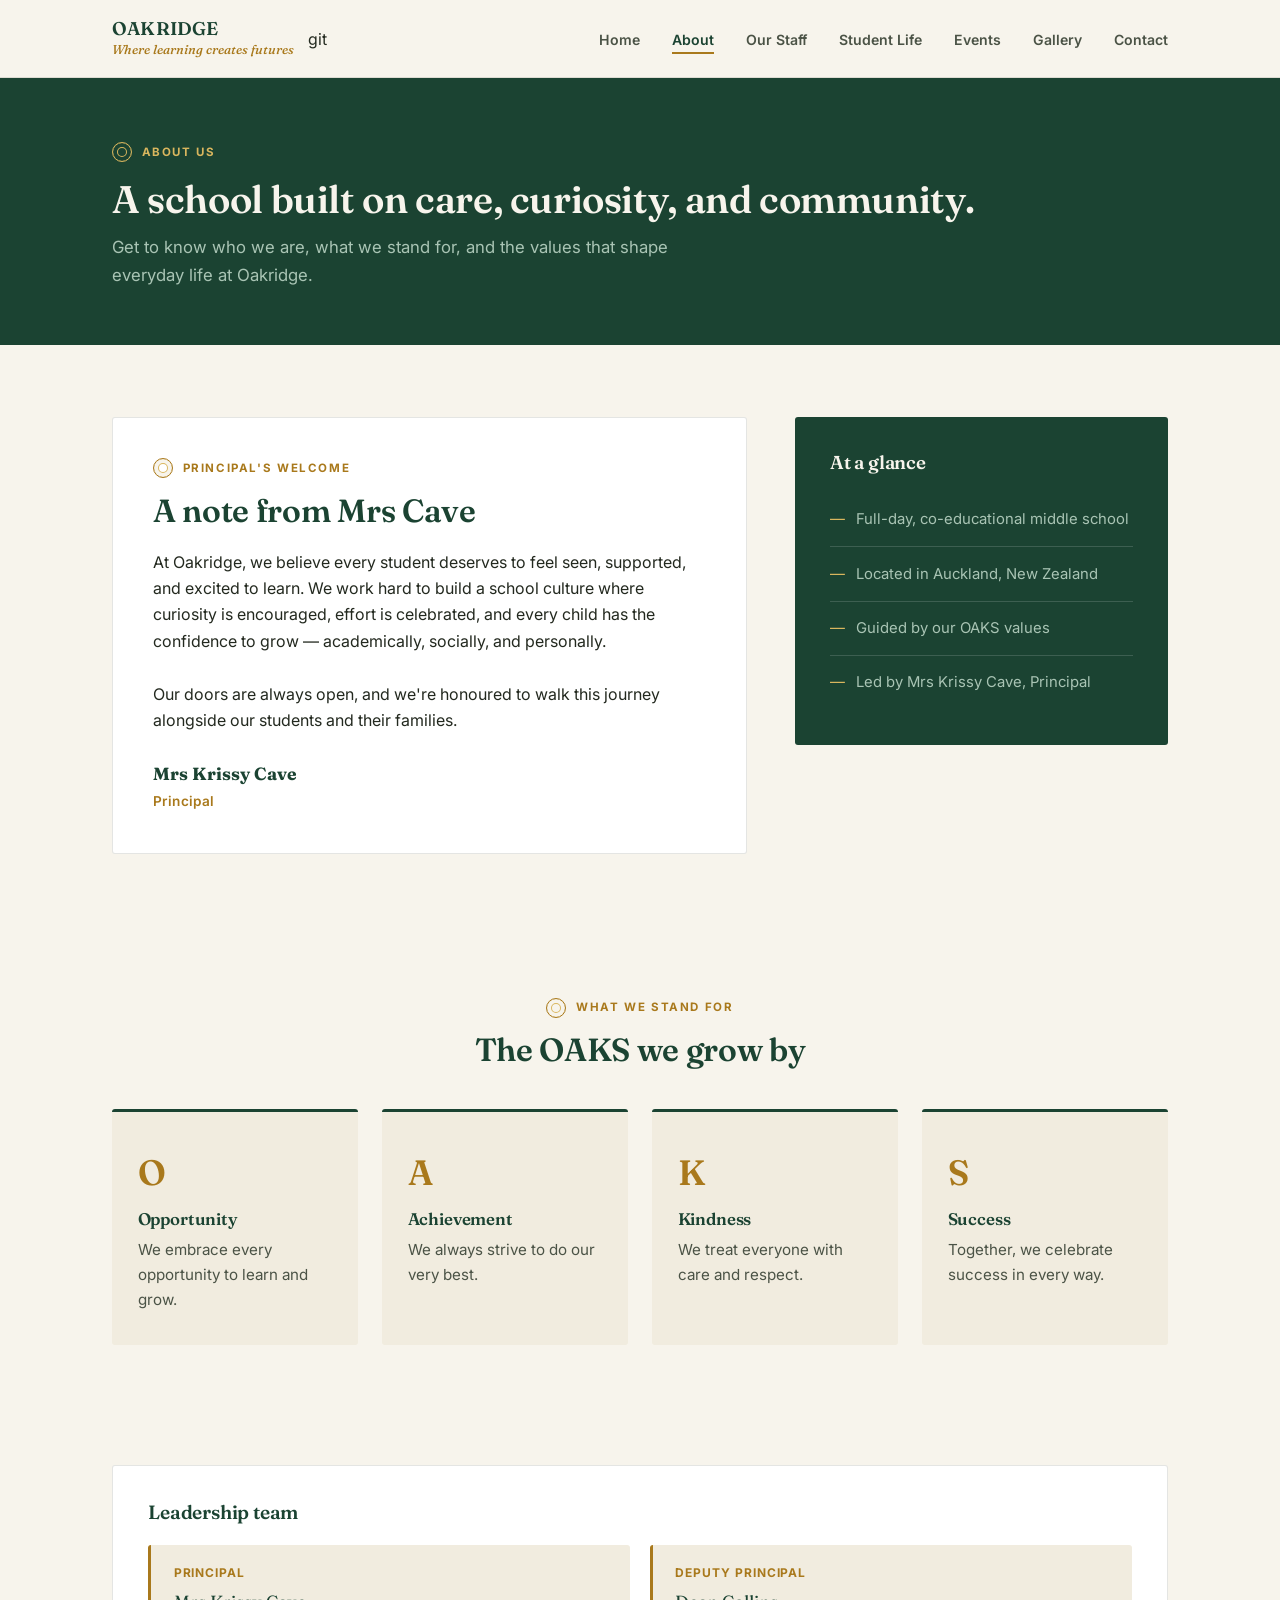
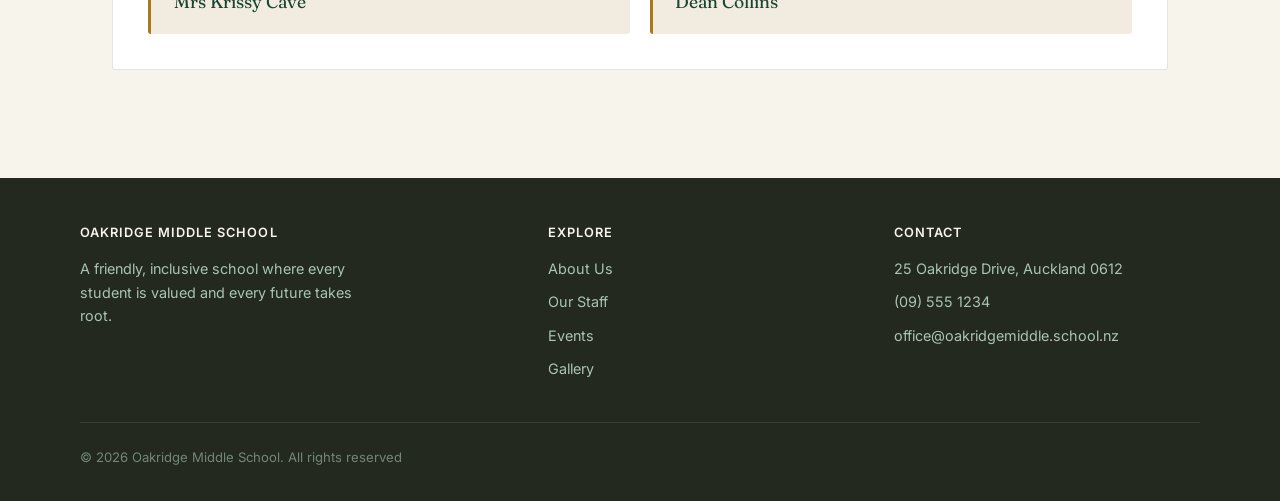
<file: about.html>
<!DOCTYPE html>
<html lang="en">
<head>
<meta charset="UTF-8">
<meta name="viewport" content="width=device-width, initial-scale=1.0">
<title>About Us | Oakridge Middle School</title>
<link rel="stylesheet" href="styles.css">
</head>
<body>

<header>
  <div class="header-inner">
    <a href="index.html" class="brand">
      <span class="brand-mark"></span>
      <span class="brand-text">
        <h1>OAKRIDGE</h1>
        <p>Where learning creates futures</p>
      </span>git 
    </a>
    <button class="nav-toggle" aria-label="Toggle menu">☰</button>
    <nav>
      <ul>
        <li><a href="index.html">Home</a></li>
        <li><a href="about.html" class="active">About</a></li>
        <li><a href="staff.html">Our Staff</a></li>
        <li><a href="student-life.html">Student Life</a></li>
        <li><a href="events.html">Events</a></li>
        <li><a href="gallery.html">Gallery</a></li>
        <li><a href="contact.html">Contact</a></li>
      </ul>
    </nav>
  </div>
</header>

<div class="page-header">
  <div class="wrap">
    <div class="ring-mark">About us</div>
    <h2>A school built on care, curiosity, and community.</h2>
    <p>Get to know who we are, what we stand for, and the values that shape everyday life at Oakridge.</p>
  </div>
</div>

<div class="wrap">

  <section class="two-col">
    <div class="panel">
      <div class="ring-mark">Principal's welcome</div>
      <h2 class="section-title" style="margin-bottom: 1.2rem;">A note from Mrs Cave</h2>
      <p>At Oakridge, we believe every student deserves to feel seen, supported, and excited to learn. We work hard to build a school culture where curiosity is encouraged, effort is celebrated, and every child has the confidence to grow — academically, socially, and personally.</p>
      <br>
      <p>Our doors are always open, and we're honoured to walk this journey alongside our students and their families.</p>
      <div class="signature-line">
        <strong>Mrs Krissy Cave</strong>
        <span>Principal</span>
      </div>
    </div>

    <div class="panel-dark">
      <h3>At a glance</h3>
      <ul class="news-list">
        <li><span class="dot">—</span> Full-day, co-educational middle school</li>
        <li><span class="dot">—</span> Located in Auckland, New Zealand</li>
        <li><span class="dot">—</span> Guided by our OAKS values</li>
        <li><span class="dot">—</span> Led by Mrs Krissy Cave, Principal</li>
      </ul>
    </div>
  </section>

  <section>
    <div class="section-head center">
      <div class="ring-mark" style="justify-content:center;">What we stand for</div>
      <h2 class="section-title">The OAKS we grow by</h2>
    </div>
    <div class="values-grid">
      <div class="value-card">
        <span class="value-letter">O</span>
        <h3>Opportunity</h3>
        <p>We embrace every opportunity to learn and grow.</p>
      </div>
      <div class="value-card">
        <span class="value-letter">A</span>
        <h3>Achievement</h3>
        <p>We always strive to do our very best.</p>
      </div>
      <div class="value-card">
        <span class="value-letter">K</span>
        <h3>Kindness</h3>
        <p>We treat everyone with care and respect.</p>
      </div>
      <div class="value-card">
        <span class="value-letter">S</span>
        <h3>Success</h3>
        <p>Together, we celebrate success in every way.</p>
      </div>
    </div>
  </section>

  <section class="tight">
    <div class="card-block">
      <h3>Leadership team</h3>
      <div class="leadership-grid">
        <div class="leader-item">
          <div class="role">Principal</div>
          <div class="name">Mrs Krissy Cave</div>
        </div>
        <div class="leader-item">
          <div class="role">Deputy Principal</div>
          <div class="name">Dean Collins</div>
        </div>
      </div>
    </div>
  </section>

</div>

<footer>
  <div class="footer-inner">
    <div>
      <h4>Oakridge Middle School</h4>
      <p style="color: var(--sage); font-size: 0.9rem; max-width: 280px;">A friendly, inclusive school where every student is valued and every future takes root.</p>
    </div>
    <div>
      <h4>Explore</h4>
      <ul>
        <li><a href="about.html">About Us</a></li>
        <li><a href="staff.html">Our Staff</a></li>
        <li><a href="events.html">Events</a></li>
        <li><a href="gallery.html">Gallery</a></li>
      </ul>
    </div>
    <div>
      <h4>Contact</h4>
      <ul>
        <li>25 Oakridge Drive, Auckland 0612</li>
        <li>(09) 555 1234</li>
        <li><a href="mailto:office@oakridgemiddle.school.nz">office@oakridgemiddle.school.nz</a></li>
      </ul>
    </div>
  </div>
  <div class="footer-bottom">
    <span>&copy; 2026 Oakridge Middle School. All rights reserved</span>
  </div>
</footer>

<script src="script.js"></script>
</body>
</html>
</file>
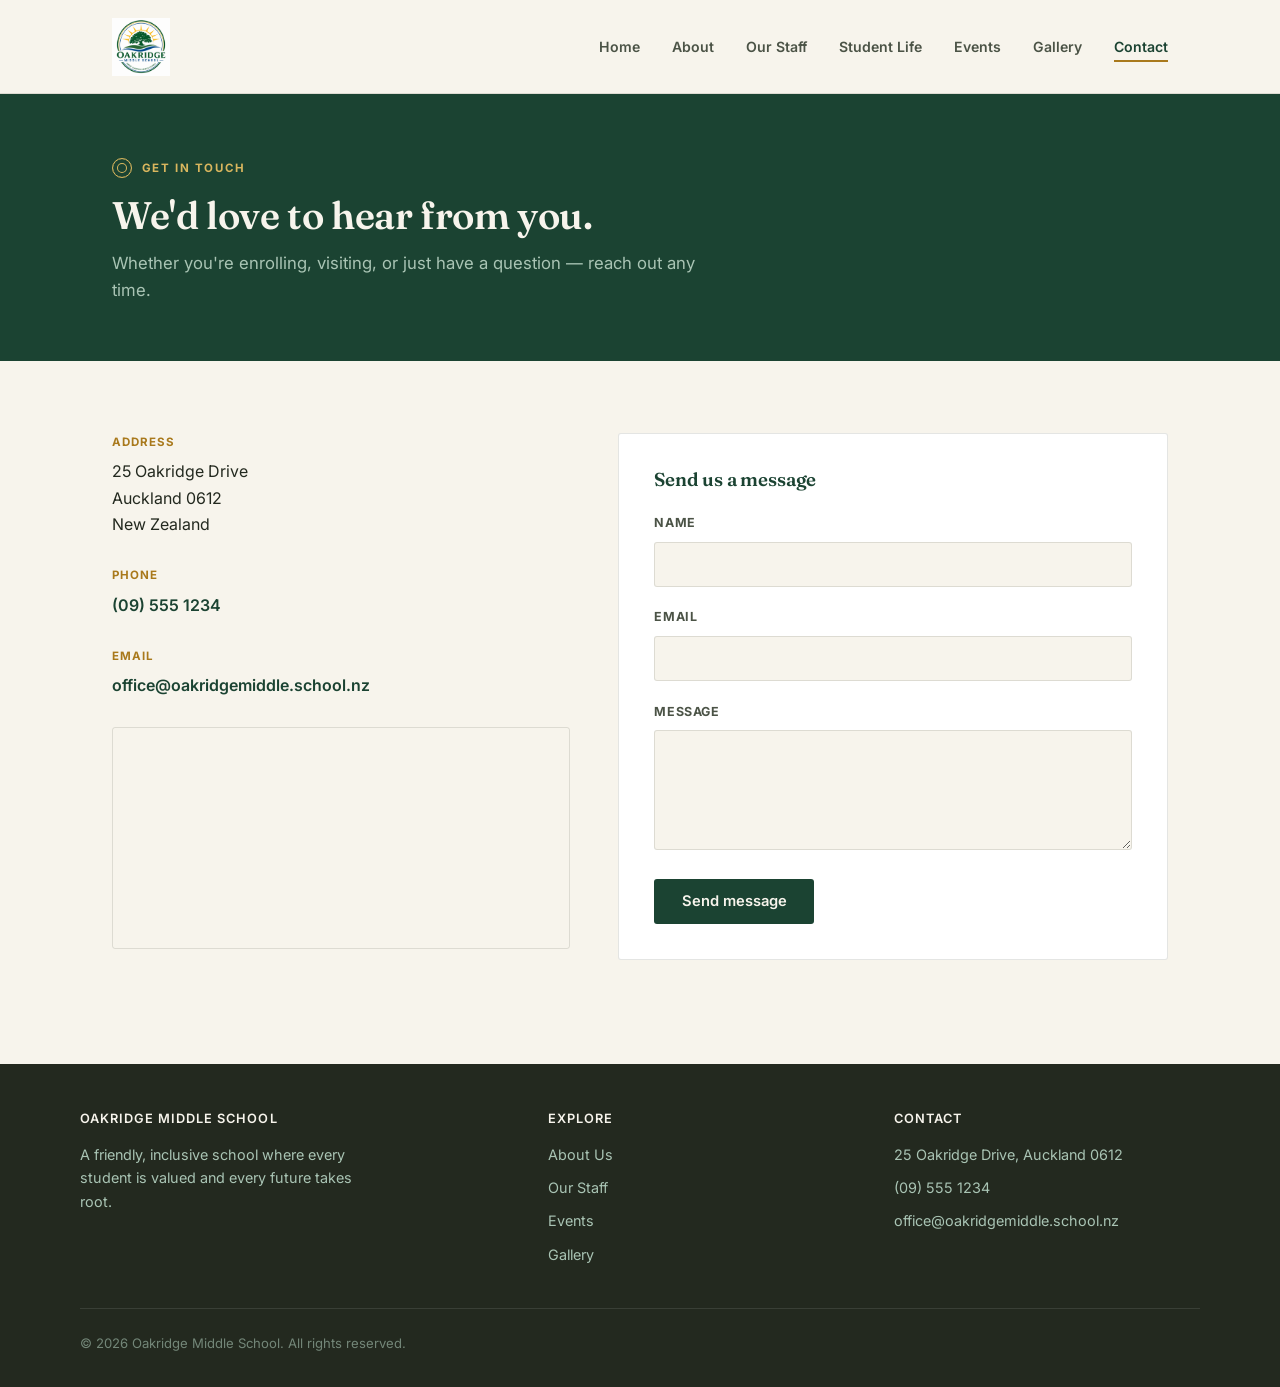
<file: contact.html>
<!DOCTYPE html>
<html lang="en">
<head>
<meta charset="UTF-8">
<meta name="viewport" content="width=device-width, initial-scale=1.0">
<title>Contact Us | Oakridge Middle School</title>
<link rel="stylesheet" href="styles.css">
</head>
<body>

<header>
  <div class="header-inner">
    <a href="index.html" class="brand">
      <img src="assets/logo.png" alt="Oakridge Middle School logo" class="brand-logo">
    </a>
    <button class="nav-toggle" aria-label="Toggle menu">☰</button>
    <nav>
      <ul>
        <li><a href="index.html">Home</a></li>
        <li><a href="about.html">About</a></li>
        <li><a href="staff.html">Our Staff</a></li>
        <li><a href="student-life.html">Student Life</a></li>
        <li><a href="events.html">Events</a></li>
        <li><a href="gallery.html">Gallery</a></li>
        <li><a href="contact.html" class="active">Contact</a></li>
      </ul>
    </nav>
  </div>
</header>

<div class="page-header">
  <div class="wrap">
    <div class="ring-mark">Get in touch</div>
    <h2>We'd love to hear from you.</h2>
    <p>Whether you're enrolling, visiting, or just have a question — reach out any time.</p>
  </div>
</div>

<div class="wrap">
  <section>
    <div class="contact-grid">
      <div>
        <div class="info-item">
          <div class="label">Address</div>
          <p>25 Oakridge Drive<br>Auckland 0612<br>New Zealand</p>
        </div>
        <div class="info-item">
          <div class="label">Phone</div>
          <a href="tel:0955512345">(09) 555 1234</a>
        </div>
        <div class="info-item">
          <div class="label">Email</div>
          <a href="mailto:office@oakridgemiddle.school.nz">office@oakridgemiddle.school.nz</a>
        </div>
        <div class="map-frame">
          <iframe
            src="https://www.google.com/maps?q=Auckland%200612%2C%20New%20Zealand&output=embed"
            loading="lazy"
            referrerpolicy="no-referrer-when-downgrade"
            title="Oakridge Middle School location">
          </iframe>
        </div>
      </div>

      <div class="contact-form">
        <h3 style="margin-bottom: 1.4rem;">Send us a message</h3>
        <form id="contactForm" action="https://formspree.io/f/mlgykoay" method="POST">
          <div class="form-group">
            <label for="name">Name</label>
            <input type="text" id="name" name="name" required>
          </div>
          <div class="form-group">
            <label for="email">Email</label>
            <input type="email" id="email" name="email" required>
          </div>
          <div class="form-group">
            <label for="message">Message</label>
            <textarea id="message" name="message" required></textarea>
          </div>
          <button type="submit" class="btn">Send message</button>
          <p id="formStatus" class="form-status"></p>
        </form>
      </div>
    </div>
  </section>
</div>

<footer>
  <div class="footer-inner">
    <div>
      <h4>Oakridge Middle School</h4>
      <p style="color: var(--sage); font-size: 0.9rem; max-width: 280px;">A friendly, inclusive school where every student is valued and every future takes root.</p>
    </div>
    <div>
      <h4>Explore</h4>
      <ul>
        <li><a href="about.html">About Us</a></li>
        <li><a href="staff.html">Our Staff</a></li>
        <li><a href="events.html">Events</a></li>
        <li><a href="gallery.html">Gallery</a></li>
      </ul>
    </div>
    <div>
      <h4>Contact</h4>
      <ul>
        <li>25 Oakridge Drive, Auckland 0612</li>
        <li>(09) 555 1234</li>
        <li><a href="mailto:office@oakridgemiddle.school.nz">office@oakridgemiddle.school.nz</a></li>
      </ul>
    </div>
  </div>
  <div class="footer-bottom">
    <span>&copy; 2026 Oakridge Middle School. All rights reserved.</span>
  </div>
</footer>

<script src="script.js"></script>
</body>
</html>
</file>
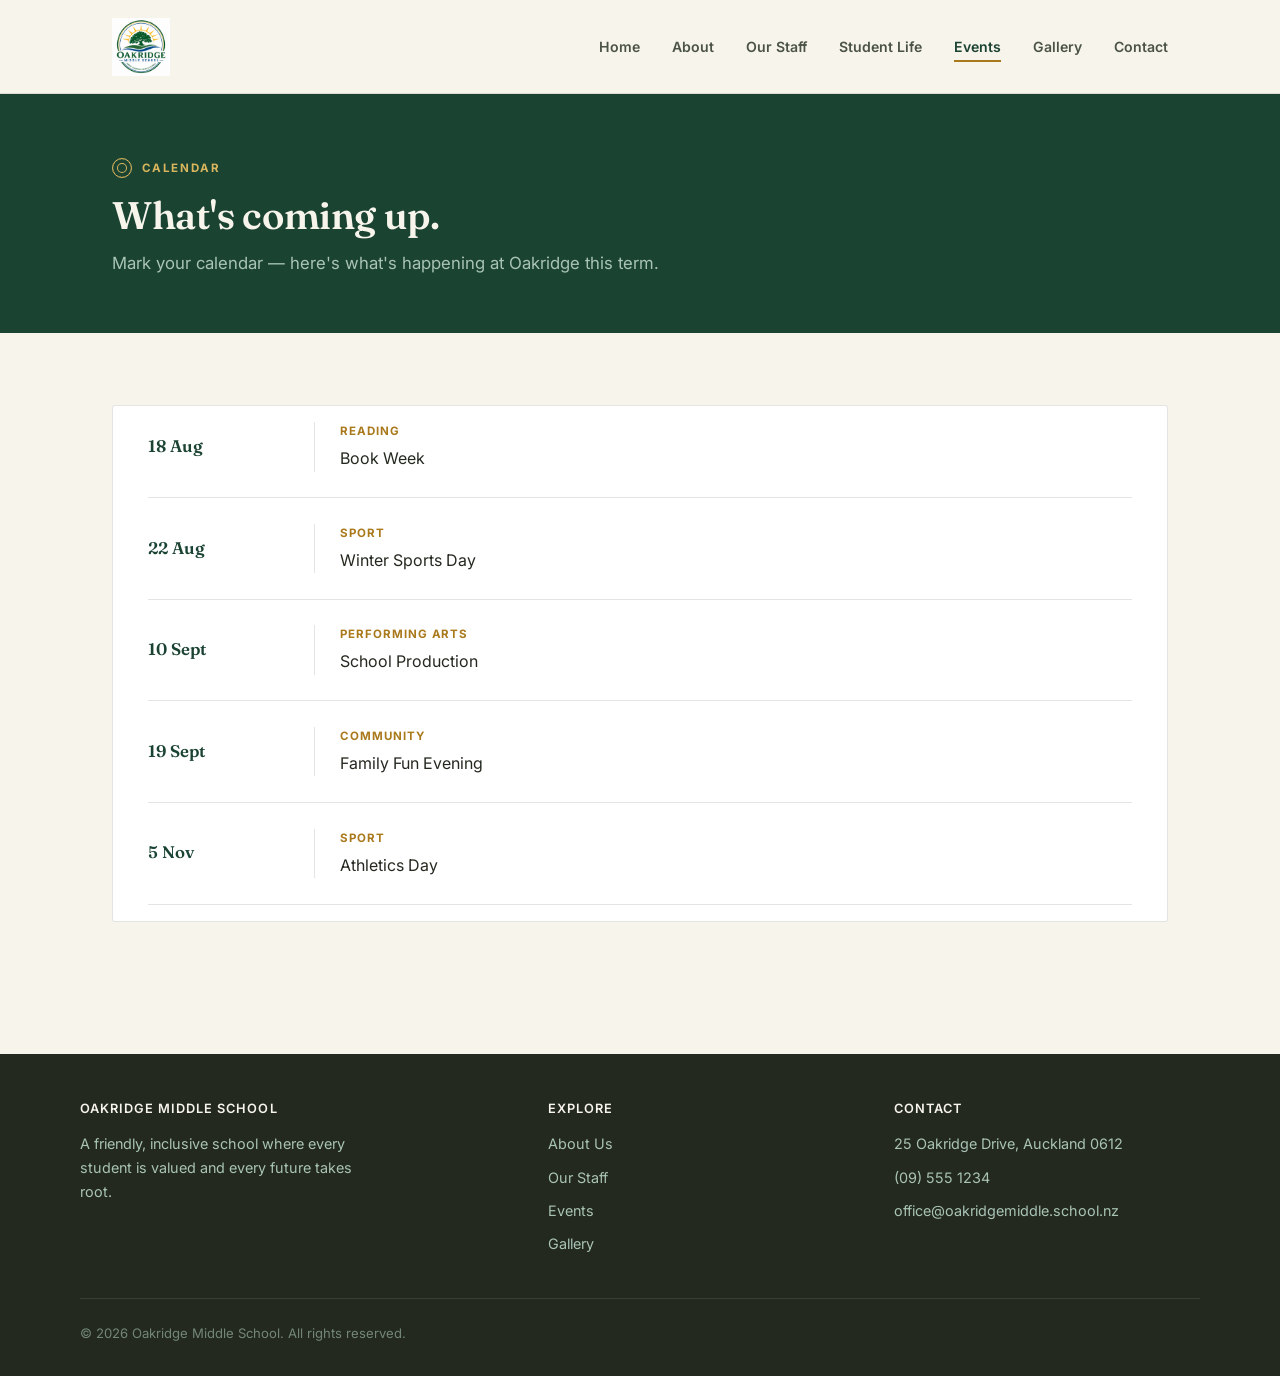
<file: events.html>
<!DOCTYPE html>
<html lang="en">
<head>
<meta charset="UTF-8">
<meta name="viewport" content="width=device-width, initial-scale=1.0">
<title>Events | Oakridge Middle School</title>
<link rel="stylesheet" href="styles.css">
</head>
<body>

<header>
  <div class="header-inner">
    <a href="index.html" class="brand">
      <img src="assets/logo.png" alt="Oakridge Middle School logo" class="brand-logo">
    </a>
    <button class="nav-toggle" aria-label="Toggle menu">☰</button>
    <nav>
      <ul>
        <li><a href="index.html">Home</a></li>
        <li><a href="about.html">About</a></li>
        <li><a href="staff.html">Our Staff</a></li>
        <li><a href="student-life.html">Student Life</a></li>
        <li><a href="events.html" class="active">Events</a></li>
        <li><a href="gallery.html">Gallery</a></li>
        <li><a href="contact.html">Contact</a></li>
      </ul>
    </nav>
  </div>
</header>

<div class="page-header">
  <div class="wrap">
    <div class="ring-mark">Calendar</div>
    <h2>What's coming up.</h2>
    <p>Mark your calendar — here's what's happening at Oakridge this term.</p>
  </div>
</div>

<div class="wrap">
  <section>
    <div class="card-block" style="padding: 1rem 2.2rem;">
      <div class="event-list">
        <div class="event-item">
          <div class="event-date">18 Aug</div>
          <div class="event-rule"></div>
          <div><span class="event-tag">Reading</span><div class="event-desc">Book Week</div></div>
        </div>
        <div class="event-item">
          <div class="event-date">22 Aug</div>
          <div class="event-rule"></div>
          <div><span class="event-tag">Sport</span><div class="event-desc">Winter Sports Day</div></div>
        </div>
        <div class="event-item">
          <div class="event-date">10 Sept</div>
          <div class="event-rule"></div>
          <div><span class="event-tag">Performing arts</span><div class="event-desc">School Production</div></div>
        </div>
        <div class="event-item">
          <div class="event-date">19 Sept</div>
          <div class="event-rule"></div>
          <div><span class="event-tag">Community</span><div class="event-desc">Family Fun Evening</div></div>
        </div>
        <div class="event-item">
          <div class="event-date">5 Nov</div>
          <div class="event-rule"></div>
          <div><span class="event-tag">Sport</span><div class="event-desc">Athletics Day</div></div>
        </div>
      </div>
    </div>
  </section>
</div>

<footer>
  <div class="footer-inner">
    <div>
      <h4>Oakridge Middle School</h4>
      <p style="color: var(--sage); font-size: 0.9rem; max-width: 280px;">A friendly, inclusive school where every student is valued and every future takes root.</p>
    </div>
    <div>
      <h4>Explore</h4>
      <ul>
        <li><a href="about.html">About Us</a></li>
        <li><a href="staff.html">Our Staff</a></li>
        <li><a href="events.html">Events</a></li>
        <li><a href="gallery.html">Gallery</a></li>
      </ul>
    </div>
    <div>
      <h4>Contact</h4>
      <ul>
        <li>25 Oakridge Drive, Auckland 0612</li>
        <li>(09) 555 1234</li>
        <li><a href="mailto:office@oakridgemiddle.school.nz">office@oakridgemiddle.school.nz</a></li>
      </ul>
    </div>
  </div>
  <div class="footer-bottom">
    <span>&copy; 2026 Oakridge Middle School. All rights reserved.</span>
  </div>
</footer>

<script src="script.js"></script>
</body>
</html>
</file>
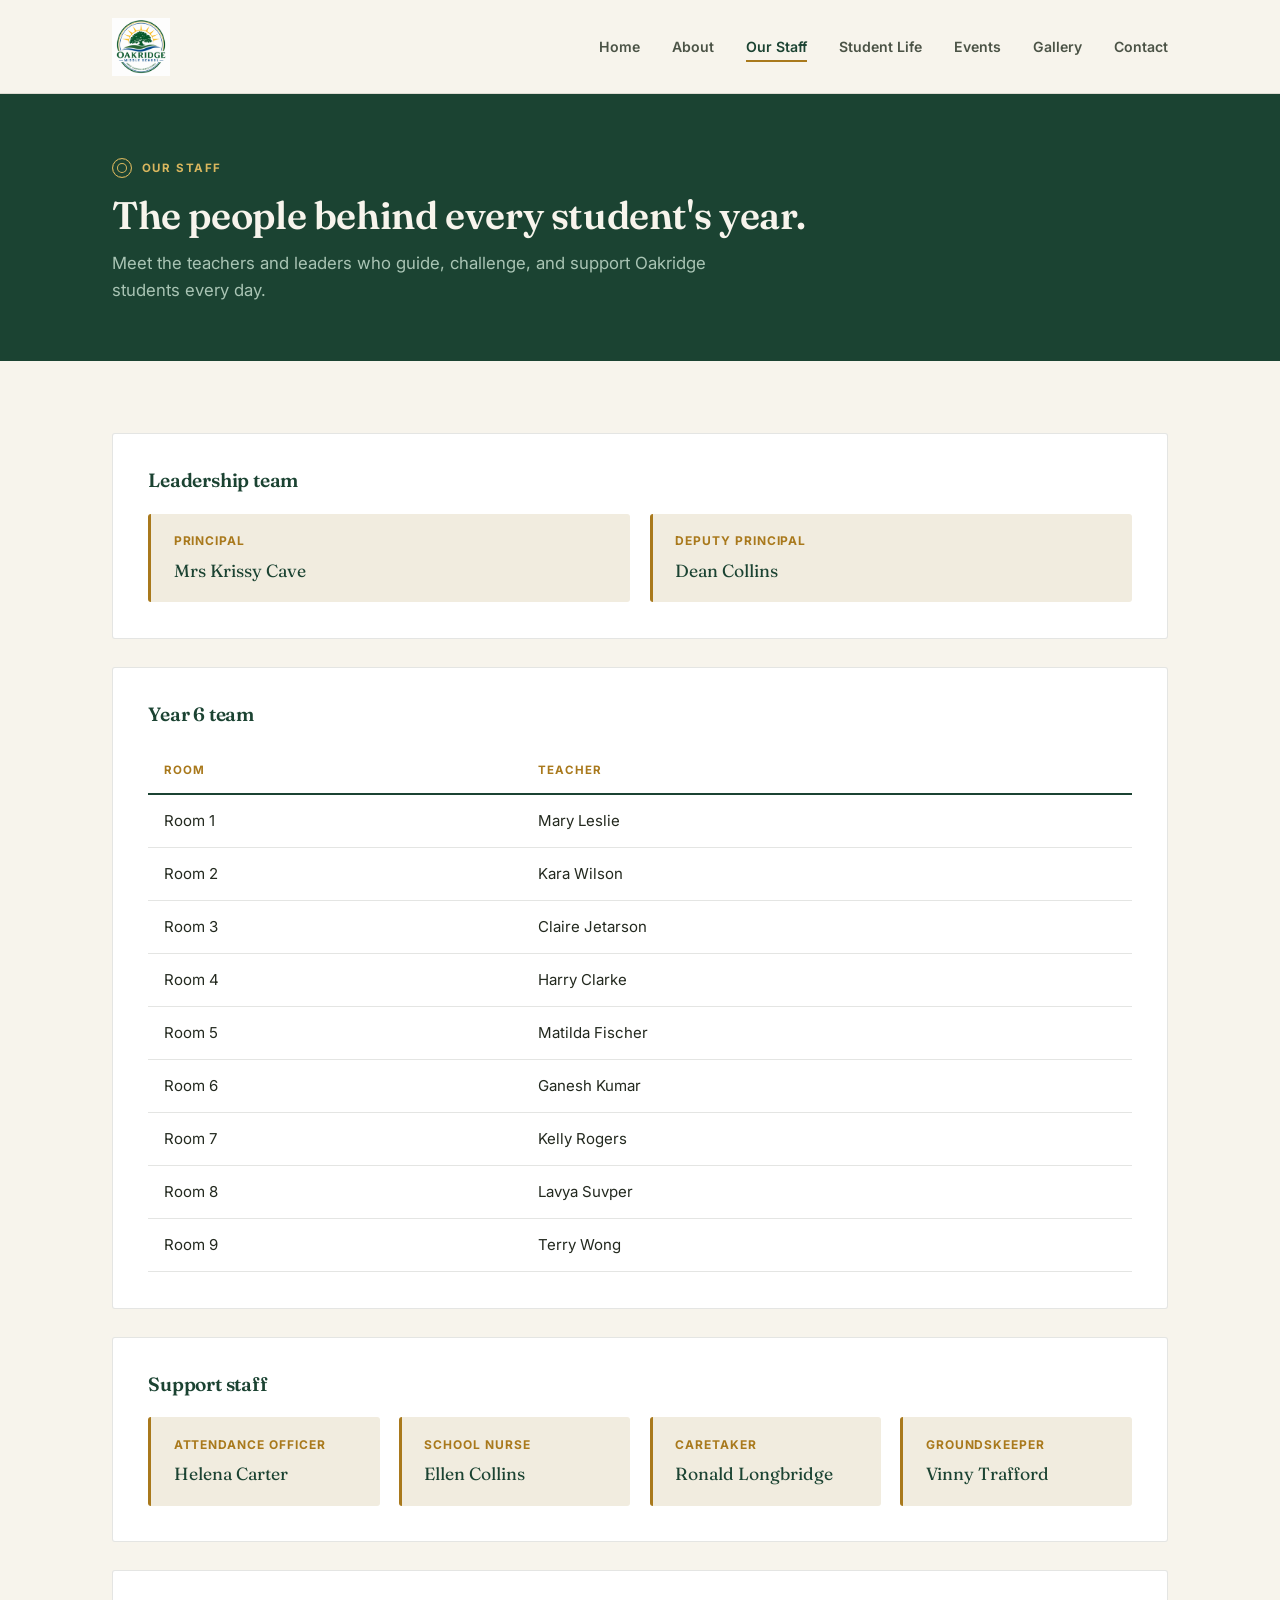
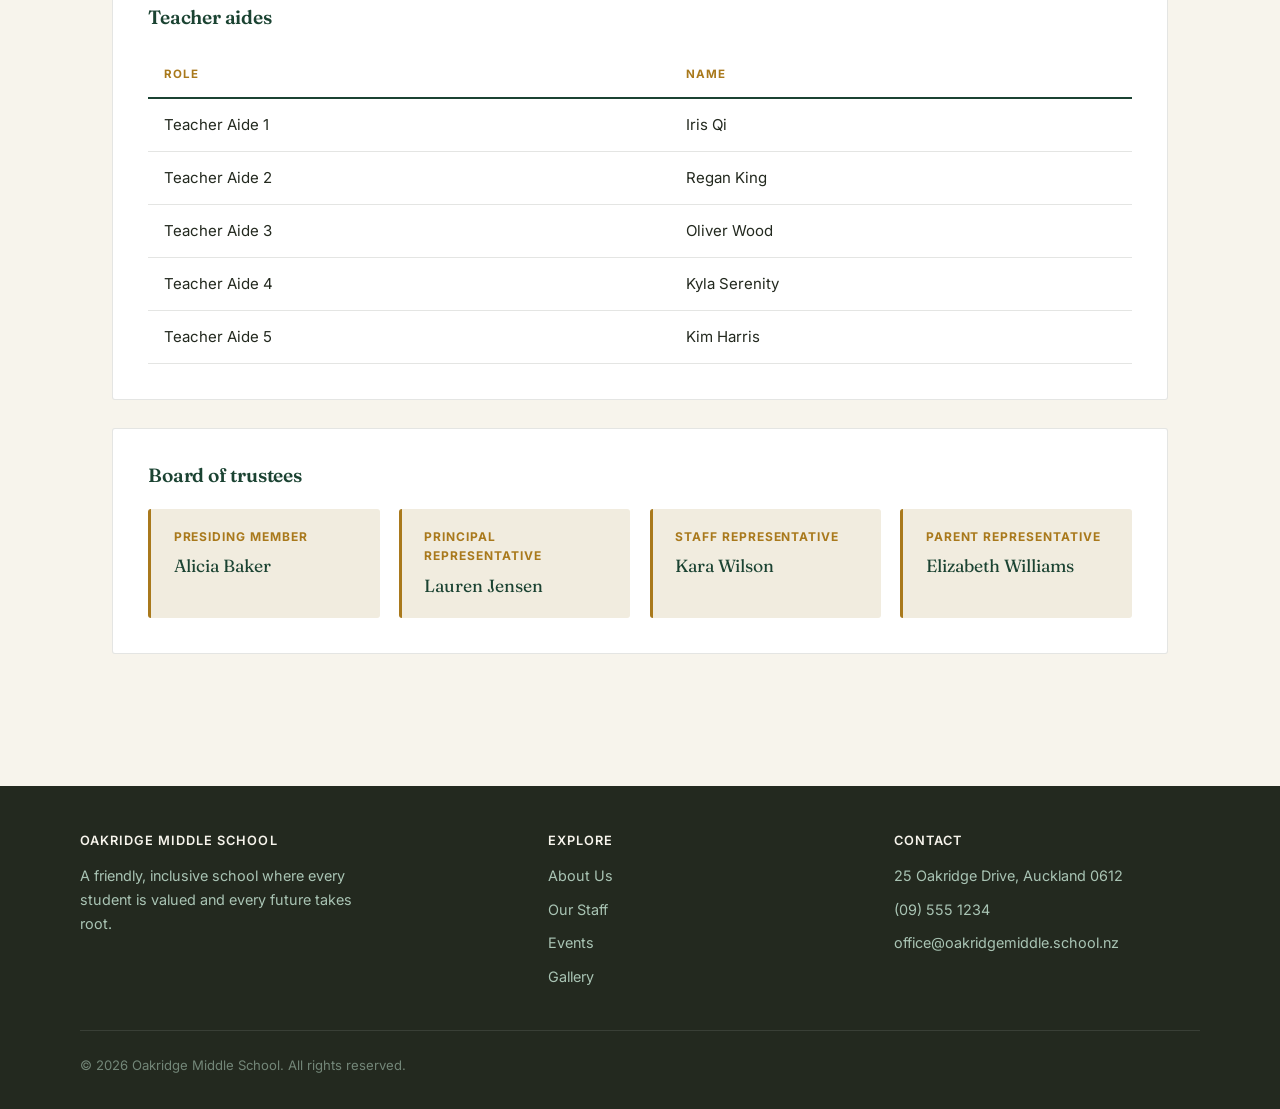
<file: staff.html>
<!DOCTYPE html>
<html lang="en">
<head>
<meta charset="UTF-8">
<meta name="viewport" content="width=device-width, initial-scale=1.0">
<title>Our Staff | Oakridge Middle School</title>
<link rel="stylesheet" href="styles.css">
</head>
<body>

<header>
  <div class="header-inner">
    <a href="index.html" class="brand">
      <img src="assets/logo.png" alt="Oakridge Middle School logo" class="brand-logo">
    </a>
    <button class="nav-toggle" aria-label="Toggle menu">☰</button>
    <nav>
      <ul>
        <li><a href="index.html">Home</a></li>
        <li><a href="about.html">About</a></li>
        <li><a href="staff.html" class="active">Our Staff</a></li>
        <li><a href="student-life.html">Student Life</a></li>
        <li><a href="events.html">Events</a></li>
        <li><a href="gallery.html">Gallery</a></li>
        <li><a href="contact.html">Contact</a></li>
      </ul>
    </nav>
  </div>
</header>

<div class="page-header">
  <div class="wrap">
    <div class="ring-mark">Our staff</div>
    <h2>The people behind every student's year.</h2>
    <p>Meet the teachers and leaders who guide, challenge, and support Oakridge students every day.</p>
  </div>
</div>

<div class="wrap">
  <section>
    <div class="card-block">
      <h3>Leadership team</h3>
      <div class="leadership-grid">
        <div class="leader-item">
          <div class="role">Principal</div>
          <div class="name">Mrs Krissy Cave</div>
        </div>
        <div class="leader-item">
          <div class="role">Deputy Principal</div>
          <div class="name">Dean Collins</div>
        </div>
      </div>
    </div>

    <div class="card-block">
      <h3>Year 6 team</h3>
      <table class="school-table">
        <thead>
          <tr><th>Room</th><th>Teacher</th></tr>
        </thead>
        <tbody>
          <tr><td>Room 1</td><td>Mary Leslie</td></tr>
          <tr><td>Room 2</td><td>Kara Wilson</td></tr>
          <tr><td>Room 3</td><td>Claire Jetarson</td></tr>
          <tr><td>Room 4</td><td>Harry Clarke</td></tr>
          <tr><td>Room 5</td><td>Matilda Fischer</td></tr>
          <tr><td>Room 6</td><td>Ganesh Kumar</td></tr>
          <tr><td>Room 7</td><td>Kelly Rogers</td></tr>
          <tr><td>Room 8</td><td>Lavya Suvper</td></tr>
          <tr><td>Room 9</td><td>Terry Wong</td></tr>
        </tbody>
      </table>
    </div>
    <div class="card-block">
      <h3>Support staff</h3>
      <div class="leadership-grid">
        <div class="leader-item">
          <div class="role">Attendance Officer</div>
          <div class="name">Helena Carter</div>
        </div>
        <div class="leader-item">
          <div class="role">School Nurse</div>
          <div class="name">Ellen Collins</div>
        </div>
        <div class="leader-item">
          <div class="role">Caretaker</div>
          <div class="name">Ronald Longbridge</div>
        </div>
        <div class="leader-item">
          <div class="role">Groundskeeper</div>
          <div class="name">Vinny Trafford</div>
        </div>
      </div>
    </div>

    <div class="card-block">
      <h3>Teacher aides</h3>
      <table class="school-table">
        <thead>
          <tr><th>Role</th><th>Name</th></tr>
        </thead>
        <tbody>
          <tr><td>Teacher Aide 1</td><td>Iris Qi</td></tr>
          <tr><td>Teacher Aide 2</td><td>Regan King</td></tr>
          <tr><td>Teacher Aide 3</td><td>Oliver Wood</td></tr>
          <tr><td>Teacher Aide 4</td><td>Kyla Serenity</td></tr>
          <tr><td>Teacher Aide 5</td><td>Kim Harris</td></tr>
        </tbody>
      </table>
    </div>

    <div class="card-block">
      <h3>Board of trustees</h3>
      <div class="leadership-grid">
        <div class="leader-item">
          <div class="role">Presiding Member</div>
          <div class="name">Alicia Baker</div>
        </div>
        <div class="leader-item">
          <div class="role">Principal Representative</div>
          <div class="name">Lauren Jensen</div>
        </div>
        <div class="leader-item">
          <div class="role">Staff Representative</div>
          <div class="name">Kara Wilson</div>
        </div>
        <div class="leader-item">
          <div class="role">Parent Representative</div>
          <div class="name">Elizabeth Williams</div>
        </div>
      </div>
    </div>
  </section>
</div>

<footer>
  <div class="footer-inner">
    <div>
      <h4>Oakridge Middle School</h4>
      <p style="color: var(--sage); font-size: 0.9rem; max-width: 280px;">A friendly, inclusive school where every student is valued and every future takes root.</p>
    </div>
    <div>
      <h4>Explore</h4>
      <ul>
        <li><a href="about.html">About Us</a></li>
        <li><a href="staff.html">Our Staff</a></li>
        <li><a href="events.html">Events</a></li>
        <li><a href="gallery.html">Gallery</a></li>
      </ul>
    </div>
    <div>
      <h4>Contact</h4>
      <ul>
        <li>25 Oakridge Drive, Auckland 0612</li>
        <li>(09) 555 1234</li>
        <li><a href="mailto:office@oakridgemiddle.school.nz">office@oakridgemiddle.school.nz</a></li>
      </ul>
    </div>
  </div>
  <div class="footer-bottom">
    <span>&copy; 2026 Oakridge Middle School. All rights reserved.</span>
  </div>
</footer>

<script src="script.js"></script>
</body>
</html>
</file>
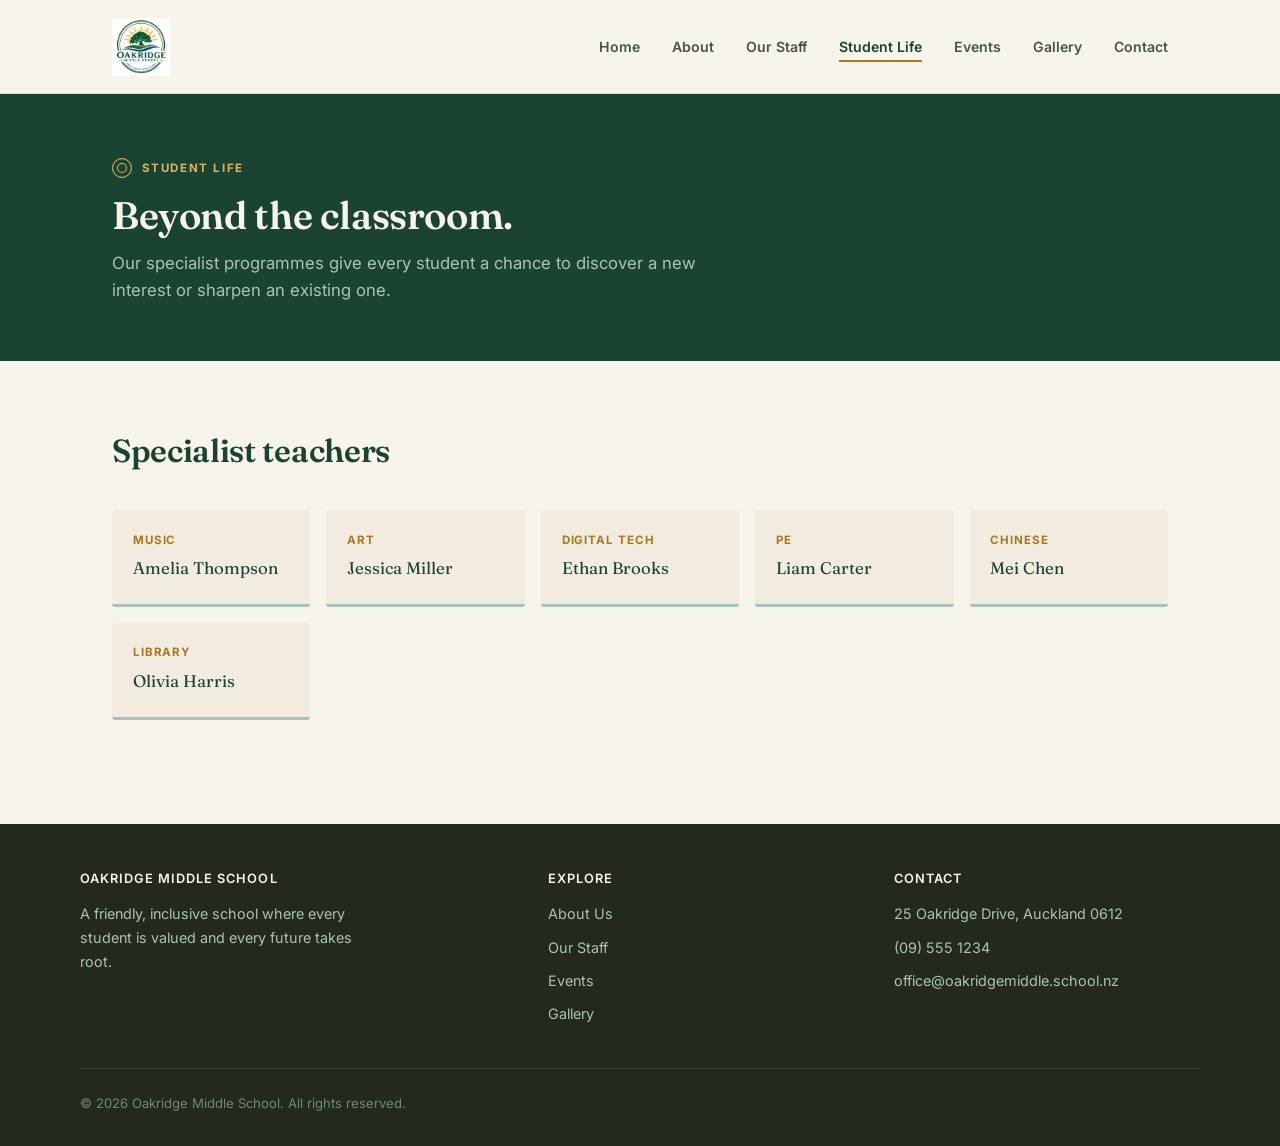
<file: student-life.html>
<!DOCTYPE html>
<html lang="en">
<head>
<meta charset="UTF-8">
<meta name="viewport" content="width=device-width, initial-scale=1.0">
<title>Student Life | Oakridge Middle School</title>
<link rel="stylesheet" href="styles.css">
</head>
<body>

<header>
  <div class="header-inner">
    <a href="index.html" class="brand">
      <img src="assets/logo.png" alt="Oakridge Middle School logo" class="brand-logo">
    </a>
    <button class="nav-toggle" aria-label="Toggle menu">☰</button>
    <nav>
      <ul>
        <li><a href="index.html">Home</a></li>
        <li><a href="about.html">About</a></li>
        <li><a href="staff.html">Our Staff</a></li>
        <li><a href="student-life.html" class="active">Student Life</a></li>
        <li><a href="events.html">Events</a></li>
        <li><a href="gallery.html">Gallery</a></li>
        <li><a href="contact.html">Contact</a></li>
      </ul>
    </nav>
  </div>
</header>

<div class="page-header">
  <div class="wrap">
    <div class="ring-mark">Student life</div>
    <h2>Beyond the classroom.</h2>
    <p>Our specialist programmes give every student a chance to discover a new interest or sharpen an existing one.</p>
  </div>
</div>

<div class="wrap">
  <section>
    <div class="section-head">
      <h2 class="section-title">Specialist teachers</h2>
    </div>
    <div class="specialist-grid">
      <div class="spec-card"><div class="subject">Music</div><div class="teacher">Amelia Thompson</div></div>
      <div class="spec-card"><div class="subject">Art</div><div class="teacher">Jessica Miller</div></div>
      <div class="spec-card"><div class="subject">Digital Tech</div><div class="teacher">Ethan Brooks</div></div>
      <div class="spec-card"><div class="subject">PE</div><div class="teacher">Liam Carter</div></div>
      <div class="spec-card"><div class="subject">Chinese</div><div class="teacher">Mei Chen</div></div>
      <div class="spec-card"><div class="subject">Library</div><div class="teacher">Olivia Harris</div></div>
    </div>
  </section>
</div>

<footer>
  <div class="footer-inner">
    <div>
      <h4>Oakridge Middle School</h4>
      <p style="color: var(--sage); font-size: 0.9rem; max-width: 280px;">A friendly, inclusive school where every student is valued and every future takes root.</p>
    </div>
    <div>
      <h4>Explore</h4>
      <ul>
        <li><a href="about.html">About Us</a></li>
        <li><a href="staff.html">Our Staff</a></li>
        <li><a href="events.html">Events</a></li>
        <li><a href="gallery.html">Gallery</a></li>
      </ul>
    </div>
    <div>
      <h4>Contact</h4>
      <ul>
        <li>25 Oakridge Drive, Auckland 0612</li>
        <li>(09) 555 1234</li>
        <li><a href="mailto:office@oakridgemiddle.school.nz">office@oakridgemiddle.school.nz</a></li>
      </ul>
    </div>
  </div>
  <div class="footer-bottom">
    <span>&copy; 2026 Oakridge Middle School. All rights reserved.</span>
  </div>
</footer>

<script src="script.js"></script>
</body>
</html>
</file>
<file: styles.css>
/* ==========================================================================
   Oakridge Middle School — Design System
   Identity: growth rings / oak canopy — deep pine greens, ivory paper,
   muted goldenrod accent. Fraunces for display, Inter for body/UI.
   ========================================================================== */

@import url('https://fonts.googleapis.com/css2?family=Fraunces:ital,opsz,wght@0,9..144,500;0,9..144,600;0,9..144,700;1,9..144,500&family=Inter:wght@400;500;600;700&display=swap');

:root {
  --forest-deep: #1B4332;
  --forest: #2D6A4F;
  --forest-soft: #3E7C5A;
  --sage: #A9C4B4;
  --paper: #F7F4EC;
  --paper-warm: #F1ECDF;
  --ink: #23291F;
  --ink-soft: #4B5346;
  --gold: #A9791C;
  --gold-light: #D9B65E;
  --bark: #6B4E3D;
  --line: rgba(35, 41, 31, 0.12);
  --radius: 3px;
  --max: 1120px;
}

* { margin: 0; padding: 0; box-sizing: border-box; }

html { scroll-behavior: smooth; }

body {
  font-family: 'Inter', sans-serif;
  background-color: var(--paper);
  color: var(--ink);
  line-height: 1.65;
  font-size: 16px;
  -webkit-font-smoothing: antialiased;
}

img { max-width: 100%; display: block; }

a { color: inherit; }

h1, h2, h3, h4 {
  font-family: 'Fraunces', serif;
  font-weight: 600;
  color: var(--forest-deep);
  line-height: 1.15;
  letter-spacing: -0.01em;
}

.wrap {
  max-width: var(--max);
  margin: 0 auto;
  padding: 0 2rem;
}

/* --- Eyebrow / ring marker: the signature device ------------------------ */
.ring-mark {
  display: inline-flex;
  align-items: center;
  gap: 0.6rem;
  font-family: 'Inter', sans-serif;
  font-size: 0.72rem;
  font-weight: 700;
  letter-spacing: 0.14em;
  text-transform: uppercase;
  color: var(--gold);
  margin-bottom: 0.9rem;
}

.ring-mark::before {
  content: '';
  width: 18px;
  height: 18px;
  border-radius: 50%;
  border: 1.5px solid var(--gold);
  box-shadow: inset 0 0 0 4px var(--paper), inset 0 0 0 5px var(--gold-light);
  flex-shrink: 0;
}

/* --- Header / Nav --------------------------------------------------------- */
header {
  background-color: var(--paper);
  border-bottom: 1px solid var(--line);
  position: sticky;
  top: 0;
  z-index: 1000;
}

.header-inner {
  max-width: var(--max);
  margin: 0 auto;
  padding: 1.1rem 2rem;
  display: flex;
  justify-content: space-between;
  align-items: center;
}

.brand {
  display: flex;
  align-items: center;
  gap: 0.85rem;
  text-decoration: none;
}

.brand-mark {
  display: none;
}

.brand-logo {
  height: 58px;
  width: auto;
  flex-shrink: 0;
}

.brand-text h1 {
  font-size: 1.15rem;
  letter-spacing: 0.01em;
  color: var(--forest-deep);
}

.brand-text p {
  font-family: 'Fraunces', serif;
  font-style: italic;
  font-size: 0.8rem;
  color: var(--gold);
  font-weight: 500;
}

nav ul {
  display: flex;
  list-style: none;
  gap: 2rem;
}

nav a {
  text-decoration: none;
  font-size: 0.88rem;
  font-weight: 600;
  color: var(--ink-soft);
  padding-bottom: 0.3rem;
  border-bottom: 2px solid transparent;
  transition: color 0.25s, border-color 0.25s;
}

nav a:hover, nav a.active {
  color: var(--forest-deep);
  border-bottom-color: var(--gold);
}

.nav-toggle {
  display: none;
  background: none;
  border: none;
  font-size: 1.5rem;
  color: var(--forest-deep);
  cursor: pointer;
}

@media (max-width: 860px) {
  .nav-toggle { display: block; }
  nav {
    display: none;
    width: 100%;
  }
  nav.open { display: block; }
  .header-inner { flex-wrap: wrap; }
  nav ul {
    flex-direction: column;
    gap: 0;
    width: 100%;
    padding-top: 1rem;
  }
  nav a {
    display: block;
    padding: 0.85rem 0;
    border-bottom: 1px solid var(--line);
  }
}

/* --- Buttons --------------------------------------------------------------- */
.btn {
  font-family: 'Inter', sans-serif;
  display: inline-flex;
  align-items: center;
  gap: 0.5rem;
  background-color: var(--forest-deep);
  color: var(--paper);
  padding: 0.85rem 1.7rem;
  border: none;
  border-radius: var(--radius);
  text-decoration: none;
  font-weight: 600;
  font-size: 0.92rem;
  cursor: pointer;
  transition: background 0.25s, transform 0.25s;
}

.btn:hover { background-color: var(--forest); }

.btn-outline {
  background: transparent;
  color: var(--forest-deep);
  border: 1.5px solid var(--forest-deep);
}

.btn-outline:hover { background: var(--forest-deep); color: var(--paper); }

/* --- Page header (non-home hero banner) ------------------------------------ */
.page-header {
  background: var(--forest-deep);
  padding: 4rem 2rem 3.5rem;
  color: var(--paper);
}

.page-header .wrap { text-align: left; }

.page-header .ring-mark { color: var(--gold-light); }
.page-header .ring-mark::before {
  border-color: var(--gold-light);
  box-shadow: inset 0 0 0 4px var(--forest-deep), inset 0 0 0 5px var(--gold-light);
}

.page-header h2 {
  color: var(--paper);
  font-size: 2.4rem;
}

.page-header p {
  color: var(--sage);
  max-width: 620px;
  margin-top: 0.8rem;
  font-size: 1.05rem;
}

/* --- Home hero --------------------------------------------------------- */
.hero {
  background: var(--forest-deep);
  color: var(--paper);
  padding: 5rem 2rem 6rem;
  position: relative;
  overflow: hidden;
}

.hero::after {
  content: '';
  position: absolute;
  right: -120px;
  top: 50%;
  transform: translateY(-50%);
  width: 420px;
  height: 420px;
  border-radius: 50%;
  border: 1px solid rgba(217, 182, 94, 0.25);
  box-shadow: inset 0 0 0 40px rgba(217,182,94,0.03), inset 0 0 0 41px rgba(217,182,94,0.12),
              inset 0 0 0 90px rgba(217,182,94,0.02), inset 0 0 0 91px rgba(217,182,94,0.1),
              inset 0 0 0 150px rgba(217,182,94,0.015), inset 0 0 0 151px rgba(217,182,94,0.08);
  pointer-events: none;
}

.hero-inner {
  max-width: var(--max);
  margin: 0 auto;
  padding: 0 2rem;
  display: grid;
  grid-template-columns: 1.1fr 0.9fr;
  gap: 3rem;
  align-items: center;
  position: relative;
}

.hero h2 {
  font-size: 3rem;
  color: var(--paper);
  margin-bottom: 1.1rem;
}

.hero h2 em {
  font-style: italic;
  color: var(--gold-light);
}

.hero p {
  color: var(--sage);
  font-size: 1.1rem;
  max-width: 480px;
  margin-bottom: 2rem;
}

.hero-actions { display: flex; gap: 1rem; flex-wrap: wrap; }

.hero-figure {
  aspect-ratio: 4/5;
  border-radius: var(--radius);
  overflow: hidden;
  border: 1px solid rgba(217,182,94,0.3);
}

.hero-figure img { width: 100%; height: 100%; object-fit: cover; }

@media (max-width: 860px) {
  .hero-inner { grid-template-columns: 1fr; }
  .hero h2 { font-size: 2.2rem; }
  .hero-figure { order: -1; max-width: 320px; }
}

/* --- Sections --------------------------------------------------------------- */
section { padding: 4.5rem 0; }
section.tight { padding: 3rem 0; }

.section-head { max-width: 620px; margin-bottom: 2.5rem; }
.section-head.center { max-width: 620px; margin-left: auto; margin-right: auto; text-align: center; }

h2.section-title { font-size: 2rem; }

hr.rule {
  border: none;
  border-top: 1px solid var(--line);
}

/* --- OAKS Values ------------------------------------------------------- */
.values-grid {
  display: grid;
  grid-template-columns: repeat(4, 1fr);
  gap: 1.5rem;
}

@media (max-width: 900px) { .values-grid { grid-template-columns: repeat(2, 1fr); } }
@media (max-width: 560px) { .values-grid { grid-template-columns: 1fr; } }

.value-card {
  background-color: var(--paper-warm);
  padding: 2rem 1.6rem;
  border-radius: var(--radius);
  border-top: 3px solid var(--forest-deep);
}

.value-letter {
  font-family: 'Fraunces', serif;
  font-size: 2.2rem;
  color: var(--gold);
  font-weight: 600;
  display: block;
  margin-bottom: 0.5rem;
}

.value-card h3 { font-size: 1.05rem; margin-bottom: 0.5rem; }
.value-card p { color: var(--ink-soft); font-size: 0.95rem; }

/* --- Two column ---------------------------------------------------------- */
.two-col {
  display: grid;
  grid-template-columns: 1.7fr 1fr;
  gap: 3rem;
  align-items: start;
}

@media (max-width: 860px) { .two-col { grid-template-columns: 1fr; } }

.panel {
  background: #FFFFFF;
  padding: 2.5rem;
  border-radius: var(--radius);
  border: 1px solid var(--line);
}

.panel-dark {
  background: var(--forest-deep);
  color: var(--paper);
  padding: 2.2rem;
  border-radius: var(--radius);
}

.panel-dark h3 { color: var(--paper); margin-bottom: 1.2rem; }

.news-list { list-style: none; }
.news-list li {
  padding: 0.9rem 0;
  border-bottom: 1px solid rgba(255,255,255,0.15);
  font-size: 0.93rem;
  color: var(--sage);
  display: flex;
  gap: 0.7rem;
}
.news-list li:last-child { border-bottom: none; }
.news-list li .dot {
  color: var(--gold-light);
  flex-shrink: 0;
}

.signature-line { margin-top: 1.6rem; }
.signature-line strong { font-family: 'Fraunces', serif; font-size: 1.1rem; color: var(--forest-deep); }
.signature-line span { display: block; color: var(--gold); font-size: 0.85rem; font-weight: 600; letter-spacing: 0.03em; margin-top: 0.15rem; }

/* --- Staff cards & tables ------------------------------------------------- */
.card-block {
  background: #FFFFFF;
  border: 1px solid var(--line);
  border-radius: var(--radius);
  padding: 2.2rem;
  margin-bottom: 1.75rem;
}

.card-block h3 { margin-bottom: 1.4rem; font-size: 1.2rem; }

.leadership-grid {
  display: grid;
  grid-template-columns: repeat(auto-fit, minmax(220px, 1fr));
  gap: 1.2rem;
}

.leader-item {
  padding: 1.1rem 1.4rem;
  border-left: 3px solid var(--gold);
  background: var(--paper-warm);
  border-radius: var(--radius);
}

.leader-item .role {
  font-size: 0.75rem;
  font-weight: 700;
  letter-spacing: 0.08em;
  text-transform: uppercase;
  color: var(--gold);
}

.leader-item .name {
  font-family: 'Fraunces', serif;
  font-size: 1.1rem;
  color: var(--forest-deep);
  margin-top: 0.3rem;
}

table.school-table {
  width: 100%;
  border-collapse: collapse;
}

.school-table th, .school-table td {
  padding: 0.85rem 1rem;
  text-align: left;
  border-bottom: 1px solid var(--line);
  font-size: 0.94rem;
}

.school-table th {
  font-family: 'Inter', sans-serif;
  font-size: 0.72rem;
  letter-spacing: 0.09em;
  text-transform: uppercase;
  color: var(--gold);
  font-weight: 700;
  border-bottom: 2px solid var(--forest-deep);
}

.specialist-grid {
  display: grid;
  grid-template-columns: repeat(auto-fit, minmax(170px, 1fr));
  gap: 1rem;
}

.spec-card {
  background: var(--paper-warm);
  padding: 1.3rem;
  border-radius: var(--radius);
  text-align: left;
  border-bottom: 3px solid var(--sage);
}

.spec-card .subject {
  font-size: 0.72rem;
  font-weight: 700;
  letter-spacing: 0.08em;
  text-transform: uppercase;
  color: var(--gold);
  margin-bottom: 0.35rem;
}

.spec-card .teacher {
  font-family: 'Fraunces', serif;
  color: var(--forest-deep);
  font-size: 1.05rem;
}

/* --- Events timeline ------------------------------------------------------- */
.event-list { display: flex; flex-direction: column; }

.event-item {
  display: grid;
  grid-template-columns: 140px 1px 1fr;
  gap: 1.6rem;
  padding: 1.6rem 0;
  border-bottom: 1px solid var(--line);
  align-items: center;
}

.event-item:first-child { padding-top: 0; }

.event-date {
  font-family: 'Fraunces', serif;
  font-weight: 600;
  color: var(--forest-deep);
  font-size: 1.05rem;
}

.event-rule { background: var(--line); height: 100%; min-height: 30px; }

.event-desc { font-size: 1rem; }
.event-tag {
  font-size: 0.72rem;
  font-weight: 700;
  letter-spacing: 0.08em;
  text-transform: uppercase;
  color: var(--gold);
  display: block;
  margin-bottom: 0.25rem;
}

@media (max-width: 600px) {
  .event-item { grid-template-columns: 90px 1px 1fr; gap: 1rem; }
}

/* --- Gallery ---------------------------------------------------------------- */
.gallery-grid {
  display: grid;
  grid-template-columns: repeat(auto-fit, minmax(230px, 1fr));
  gap: 1.3rem;
}

.gallery-item {
  border-radius: var(--radius);
  overflow: hidden;
  border: 1px solid var(--line);
  background: #fff;
}

.gallery-placeholder {
  height: 190px;
  overflow: hidden;
}

.gallery-placeholder img {
  width: 100%;
  height: 100%;
  object-fit: cover;
  display: block;
}

.gallery-item p {
  padding: 0.9rem 1.1rem;
  font-weight: 600;
  font-size: 0.9rem;
  color: var(--ink-soft);
}

/* --- Contact ----------------------------------------------------------------- */
.contact-grid {
  display: grid;
  grid-template-columns: 1fr 1.2fr;
  gap: 3rem;
}

@media (max-width: 860px) { .contact-grid { grid-template-columns: 1fr; } }

.info-item { margin-bottom: 1.8rem; }
.info-item .label {
  font-size: 0.72rem;
  font-weight: 700;
  letter-spacing: 0.08em;
  text-transform: uppercase;
  color: var(--gold);
  margin-bottom: 0.4rem;
}
.info-item a { color: var(--forest-deep); text-decoration: none; font-weight: 600; }
.info-item a:hover { text-decoration: underline; }

.map-frame {
  border-radius: var(--radius);
  overflow: hidden;
  border: 1px solid var(--line);
  margin-top: 1.5rem;
}
.map-frame iframe { width: 100%; height: 220px; border: 0; display: block; }

.contact-form {
  background: #FFFFFF;
  border: 1px solid var(--line);
  padding: 2.2rem;
  border-radius: var(--radius);
}

.form-group { margin-bottom: 1.3rem; }

.form-group label {
  display: block;
  font-size: 0.78rem;
  font-weight: 700;
  letter-spacing: 0.05em;
  text-transform: uppercase;
  margin-bottom: 0.5rem;
  color: var(--ink-soft);
}

.form-group input,
.form-group textarea {
  width: 100%;
  padding: 0.75rem 0.9rem;
  border: 1px solid var(--line);
  border-radius: var(--radius);
  font-family: 'Inter', sans-serif;
  font-size: 0.95rem;
  background: var(--paper);
}

.form-group input:focus,
.form-group textarea:focus {
  outline: 2px solid var(--forest-soft);
  outline-offset: 1px;
}

.form-group textarea { resize: vertical; min-height: 120px; }

.form-status {
  margin-top: 1rem;
  font-weight: 600;
  font-size: 0.92rem;
  display: none;
}
.form-status.success { color: var(--forest); display: block; }
.form-status.error { color: #A13D2F; display: block; }

/* --- Footer -------------------------------------------------------------- */
footer {
  background-color: var(--ink);
  color: var(--sage);
  padding: 3rem 2rem 2rem;
  margin-top: 2rem;
}

.footer-inner {
  max-width: var(--max);
  margin: 0 auto;
  display: grid;
  grid-template-columns: 1.4fr 1fr 1fr;
  gap: 2.5rem;
  padding-bottom: 2rem;
  border-bottom: 1px solid rgba(255,255,255,0.1);
}

@media (max-width: 700px) { .footer-inner { grid-template-columns: 1fr; } }

.footer-inner h4 {
  color: var(--paper);
  font-size: 0.8rem;
  letter-spacing: 0.08em;
  text-transform: uppercase;
  margin-bottom: 1rem;
  font-family: 'Inter', sans-serif;
}

.footer-inner ul { list-style: none; }
.footer-inner li { margin-bottom: 0.6rem; font-size: 0.9rem; }
.footer-inner a { text-decoration: none; color: var(--sage); }
.footer-inner a:hover { color: var(--gold-light); }

.footer-bottom {
  max-width: var(--max);
  margin: 0 auto;
  padding-top: 1.5rem;
  font-size: 0.82rem;
  color: rgba(169, 196, 180, 0.6);
  display: flex;
  justify-content: space-between;
  flex-wrap: wrap;
  gap: 0.5rem;
}

/* --- Utility --------------------------------------------------------------- */
.text-center { text-align: center; }

/* --- Gallery lightbox -------------------------------------------------------- */
.gallery-item { cursor: pointer; }
.gallery-item .gallery-placeholder { position: relative; }
.gallery-item .gallery-placeholder::after {
  content: '⤢';
  position: absolute;
  top: 0.6rem;
  right: 0.6rem;
  width: 30px;
  height: 30px;
  border-radius: 50%;
  background: rgba(27, 41, 31, 0.55);
  color: #fff;
  display: flex;
  align-items: center;
  justify-content: center;
  font-size: 0.9rem;
  opacity: 0;
  transition: opacity 0.2s;
}
.gallery-item:hover .gallery-placeholder::after { opacity: 1; }

.lightbox {
  display: none;
  position: fixed;
  inset: 0;
  background: rgba(27, 32, 23, 0.92);
  z-index: 2000;
  align-items: center;
  justify-content: center;
  padding: 2rem;
}

.lightbox.open { display: flex; }

.lightbox-inner {
  max-width: 900px;
  width: 100%;
  text-align: center;
}

.lightbox-inner img {
  max-width: 100%;
  max-height: 72vh;
  border-radius: var(--radius);
  margin: 0 auto;
  display: block;
}

.lightbox-caption {
  color: var(--paper);
  margin-top: 1rem;
  font-family: 'Fraunces', serif;
  font-size: 1.1rem;
}

.lightbox-counter {
  color: var(--sage);
  font-size: 0.82rem;
  margin-top: 0.3rem;
  letter-spacing: 0.05em;
}

.lightbox-close {
  position: absolute;
  top: 1.5rem;
  right: 2rem;
  background: none;
  border: none;
  color: var(--paper);
  font-size: 2rem;
  cursor: pointer;
  line-height: 1;
}

.lightbox-nav {
  position: absolute;
  top: 50%;
  transform: translateY(-50%);
  background: rgba(247, 244, 236, 0.12);
  border: 1px solid rgba(247, 244, 236, 0.3);
  color: var(--paper);
  width: 46px;
  height: 46px;
  border-radius: 50%;
  font-size: 1.4rem;
  cursor: pointer;
  display: flex;
  align-items: center;
  justify-content: center;
  transition: background 0.2s;
}

.lightbox-nav:hover { background: rgba(247, 244, 236, 0.25); }
.lightbox-prev { left: 1rem; }
.lightbox-next { right: 1rem; }

@media (max-width: 700px) {
  .lightbox-nav { width: 38px; height: 38px; font-size: 1.1rem; }
  .lightbox-close { top: 1rem; right: 1.2rem; }
}
</file>
